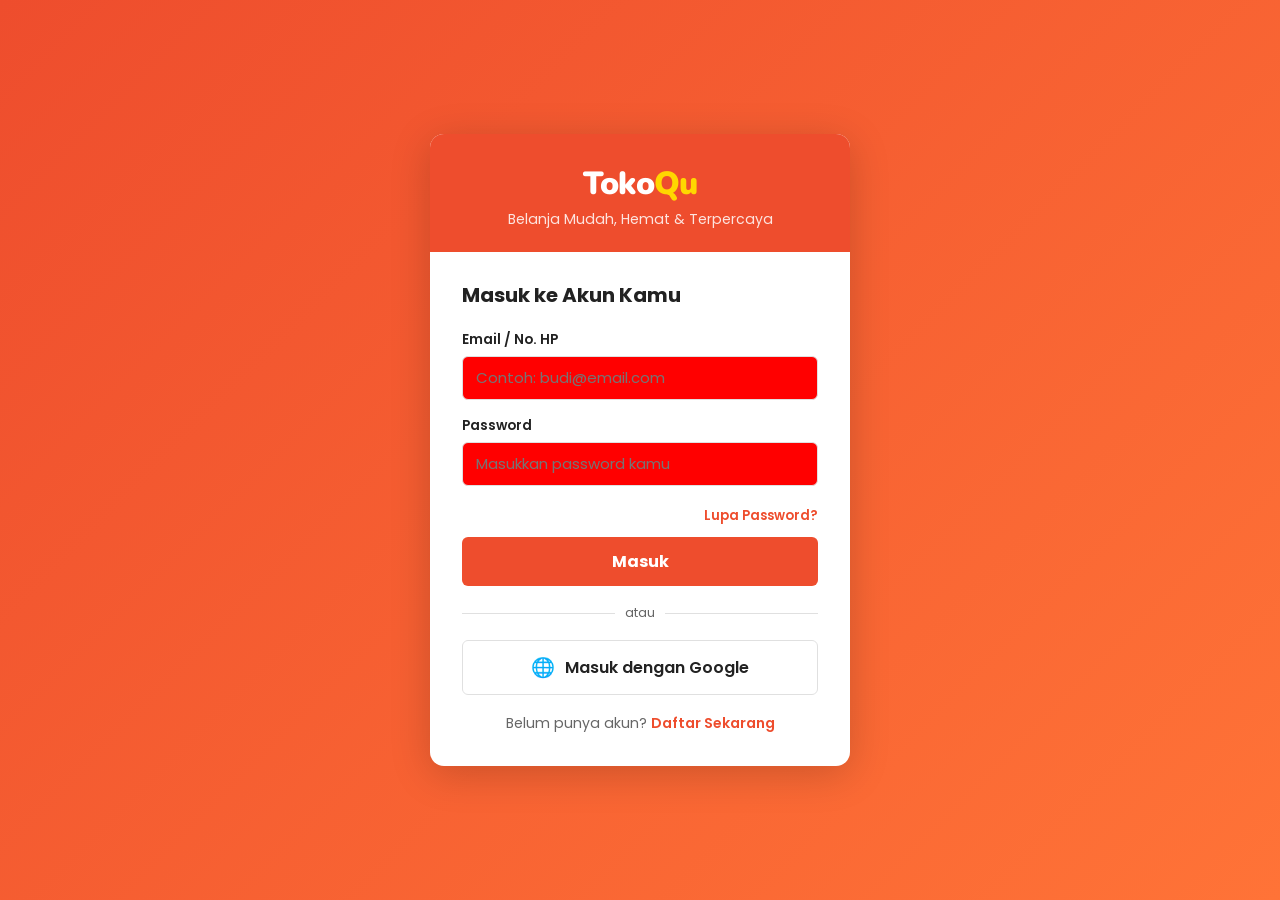
<file: login.html>
<!DOCTYPE html>
<html lang="id">
<head>
  <meta charset="UTF-8" />
  <meta name="viewport" content="width=device-width, initial-scale=1.0" />
  <title>Login – TokoQu</title>
  <link rel="stylesheet" href="style.css" />
</head>
<body>
  <div class="auth-bg">
    <div class="auth-container">

      <!-- Header Logo -->
      <div class="auth-header">
        <div class="logo">Toko<span>Qu</span></div>
        <p>Belanja Mudah, Hemat &amp; Terpercaya</p>
      </div>

      <!-- Form Login -->
      <div class="auth-body">
        <h2>Masuk ke Akun Kamu</h2>

        <form action="index.html" method="get">

          <div class="form-group">
            <label for="email">Email / No. HP</label>
            <input
              type="text"
              id="email"
              name="email"
              placeholder="Contoh: budi@email.com"
              required
            />
          </div>

          <div class="form-group">
            <label for="password">Password</label>
            <input
              type="password"
              id="password"
              name="password"
              placeholder="Masukkan password kamu"
              required
            />
          </div>

          <!-- Lupa Password -->
          <div style="text-align:right; margin-bottom:10px;">
            <a href="#" style="font-size:0.82rem; color:var(--primary); font-weight:600;">Lupa Password?</a>
          </div>

          <button type="submit" class="btn-primary">Masuk</button>

        </form>

        <!-- Divider -->
        <div style="display:flex; align-items:center; gap:10px; margin:18px 0;">
          <div style="flex:1; height:1px; background:var(--border);"></div>
          <span style="font-size:0.8rem; color:var(--text-light);">atau</span>
          <div style="flex:1; height:1px; background:var(--border);"></div>
        </div>

        <!-- Login dengan Google (dekoratif) -->
        <button class="btn-primary" style="background:var(--white); color:var(--text); border:1.5px solid var(--border); font-weight:600; display:flex; align-items:center; justify-content:center; gap:10px; margin-top:0;">
          <span style="font-size:1.2rem;">🌐</span> Masuk dengan Google
        </button>

        <div class="auth-footer">
          Belum punya akun? <a href="register.html">Daftar Sekarang</a>
        </div>
      </div>

    </div>
  </div>
</body>
</html>
</file>
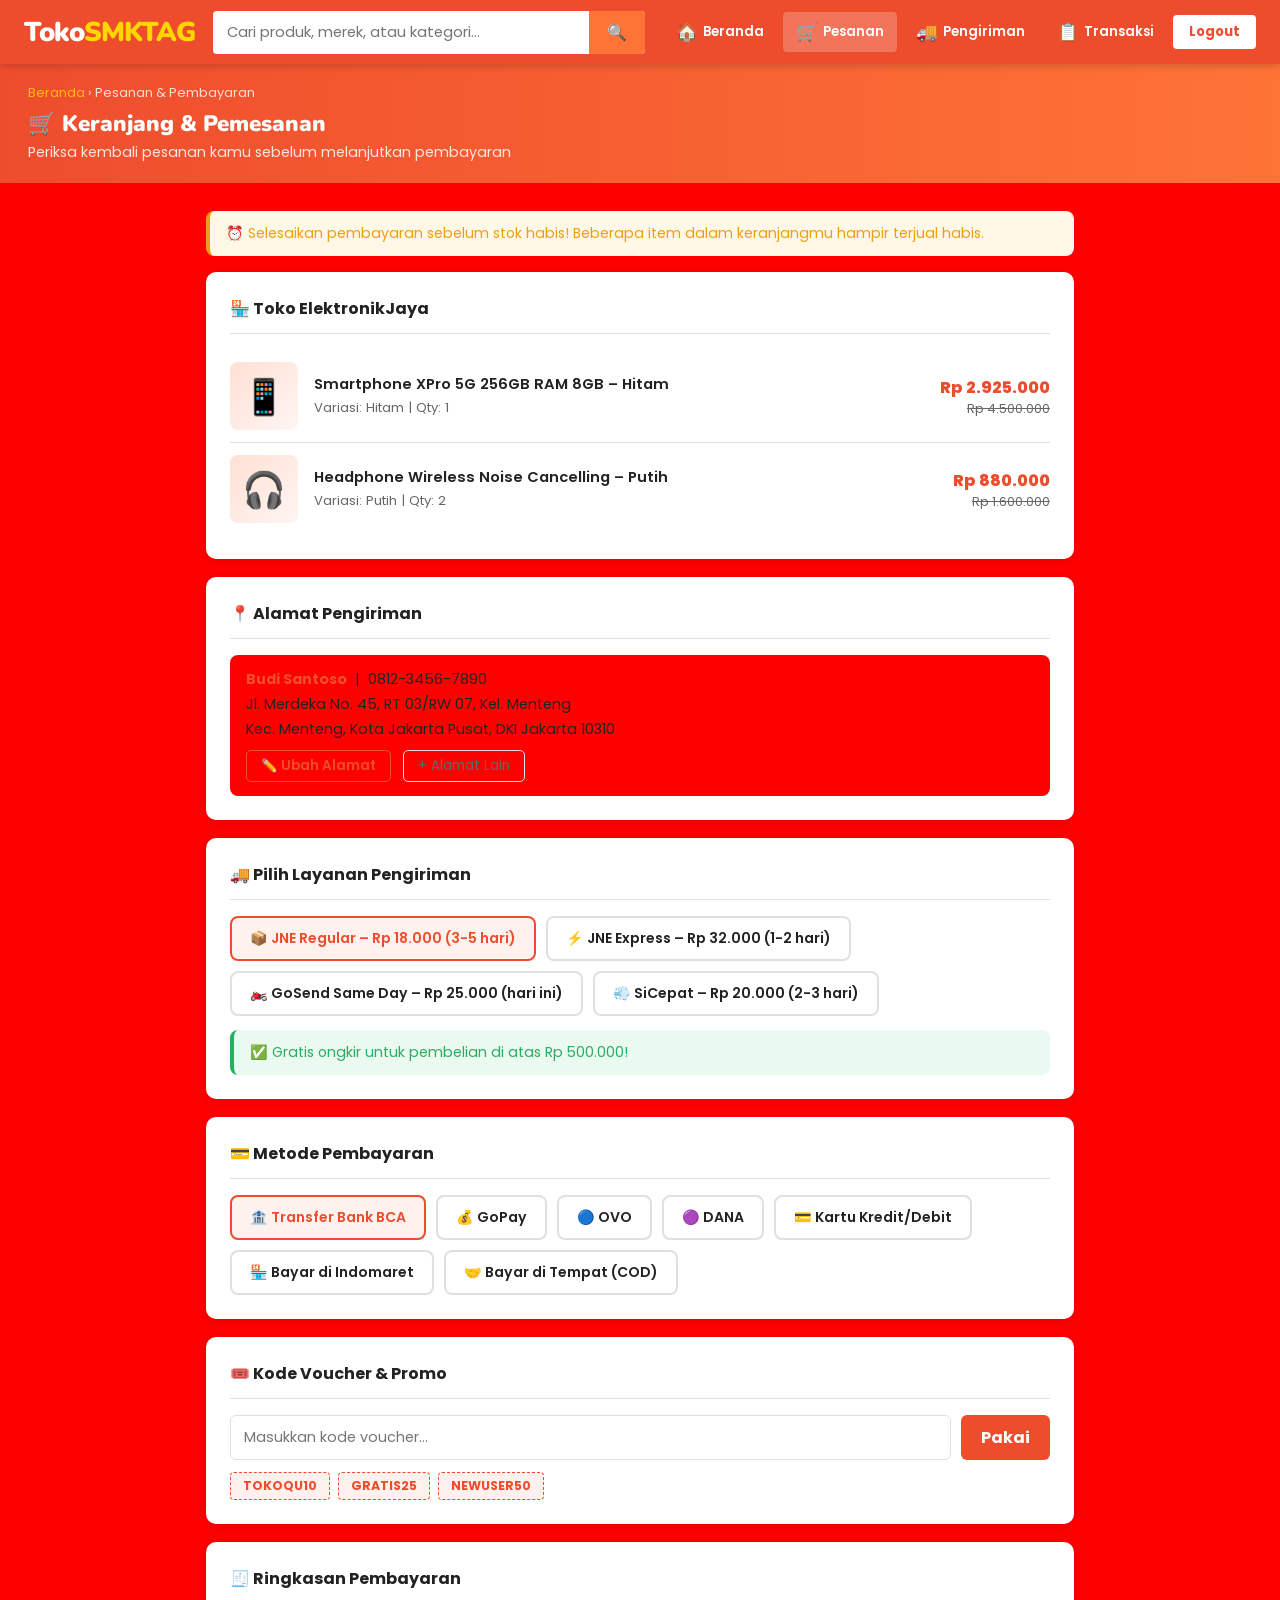
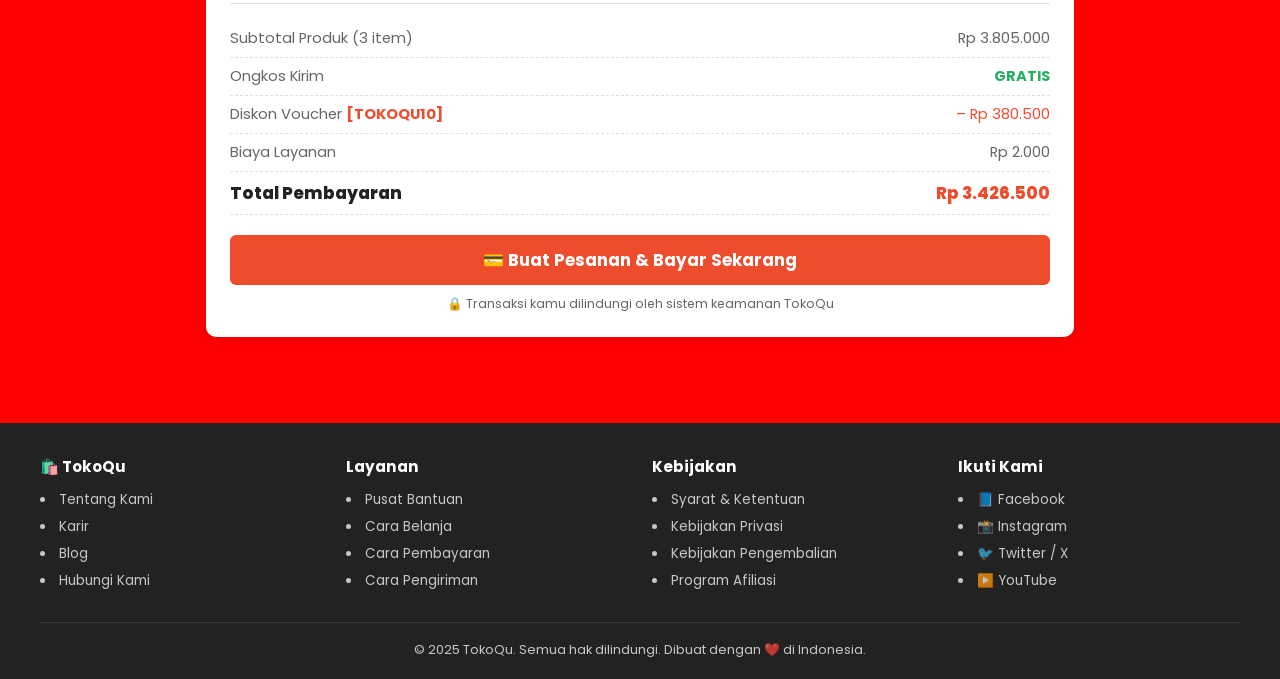
<file: order.html>
<!DOCTYPE html>
<html lang="id">
<head>
  <meta charset="UTF-8" />
  <meta name="viewport" content="width=device-width, initial-scale=1.0" />
  <title>TokoSMKTAG – Belanja Online Terpercaya</title>
  <link rel="stylesheet" href="style.css" />
</head>
<body>

  <!-- ===== NAVBAR ===== -->
  <nav class="navbar">
    <div class="navbar-logo">Toko<span>SMKTAG</span></div>
    
    <div class="navbar-search">
      <input type="text" placeholder="Cari produk, merek, atau kategori..." />
      <button>🔍</button>
    </div>

    <div class="navbar-links">
      <a href="index.html" class="nav-link"><span class="icon">🏠</span> Beranda</a>
      <a href="order.html" class="nav-link active"><span class="icon">🛒</span> Pesanan</a>
      <a href="shipping.html" class="nav-link"><span class="icon">🚚</span> Pengiriman</a>
      <a href="status.html" class="nav-link"><span class="icon">📋</span> Transaksi</a>
      <a href="login.html" class="btn-logout">Logout</a>
    </div>
  </nav>

  <!-- ===== PAGE HEADER ===== -->
  <div class="page-header">
    <div class="breadcrumb"><a href="index.html">Beranda</a> › Pesanan &amp; Pembayaran</div>
    <h2>🛒 Keranjang &amp; Pemesanan</h2>
    <p>Periksa kembali pesanan kamu sebelum melanjutkan pembayaran</p>
  </div>

  <div class="order-wrap">

    <!-- Alert -->
    <div class="alert alert-warning">
      ⏰ Selesaikan pembayaran sebelum stok habis! Beberapa item dalam keranjangmu hampir terjual habis.
    </div>

    <!-- ===== DAFTAR PRODUK ===== -->
    <div class="order-card">
      <h3>🏪 Toko ElektronikJaya</h3>

      <div class="order-item">
        <div class="order-item-img">📱</div>
        <div class="order-item-info">
          <div class="order-item-name">Smartphone XPro 5G 256GB RAM 8GB – Hitam</div>
          <div class="order-item-qty">Variasi: Hitam | Qty: 1</div>
        </div>
        <div style="text-align:right;">
          <div class="order-item-price">Rp 2.925.000</div>
          <div style="font-size:0.78rem; color:var(--text-light); text-decoration:line-through;">Rp 4.500.000</div>
        </div>
      </div>

      <div class="order-item">
        <div class="order-item-img">🎧</div>
        <div class="order-item-info">
          <div class="order-item-name">Headphone Wireless Noise Cancelling – Putih</div>
          <div class="order-item-qty">Variasi: Putih | Qty: 2</div>
        </div>
        <div style="text-align:right;">
          <div class="order-item-price">Rp 880.000</div>
          <div style="font-size:0.78rem; color:var(--text-light); text-decoration:line-through;">Rp 1.600.000</div>
        </div>
      </div>
    </div>

    <!-- ===== ALAMAT PENGIRIMAN ===== -->
    <div class="order-card">
      <h3>📍 Alamat Pengiriman</h3>
      <div class="address-box">
        <p><strong>Budi Santoso</strong> &nbsp;|&nbsp; 0812-3456-7890</p>
        <p>Jl. Merdeka No. 45, RT 03/RW 07, Kel. Menteng</p>
        <p>Kec. Menteng, Kota Jakarta Pusat, DKI Jakarta 10310</p>
        <div style="margin-top:10px;">
          <a href="#" style="font-size:0.83rem; color:var(--primary); font-weight:600; border:1.5px solid var(--primary); padding:5px 14px; border-radius:5px; display:inline-block;">✏️ Ubah Alamat</a>
          &nbsp;
          <a href="#" style="font-size:0.83rem; color:var(--text-light); padding:5px 14px; border-radius:5px; border:1.5px solid var(--border); display:inline-block;">+ Alamat Lain</a>
        </div>
      </div>
    </div>

    <!-- ===== OPSI PENGIRIMAN ===== -->
    <div class="order-card">
      <h3>🚚 Pilih Layanan Pengiriman</h3>
      <div class="payment-options">
        <div class="payment-opt selected">📦 JNE Regular – Rp 18.000 (3-5 hari)</div>
        <div class="payment-opt">⚡ JNE Express – Rp 32.000 (1-2 hari)</div>
        <div class="payment-opt">🏍️ GoSend Same Day – Rp 25.000 (hari ini)</div>
        <div class="payment-opt">💨 SiCepat – Rp 20.000 (2-3 hari)</div>
      </div>
      <div class="alert alert-success" style="margin-top:14px; margin-bottom:0;">
        ✅ Gratis ongkir untuk pembelian di atas Rp 500.000!
      </div>
    </div>

    <!-- ===== METODE PEMBAYARAN ===== -->
    <div class="order-card">
      <h3>💳 Metode Pembayaran</h3>
      <div class="payment-options">
        <div class="payment-opt selected">🏦 Transfer Bank BCA</div>
        <div class="payment-opt">💰 GoPay</div>
        <div class="payment-opt">🔵 OVO</div>
        <div class="payment-opt">🟣 DANA</div>
        <div class="payment-opt">💳 Kartu Kredit/Debit</div>
        <div class="payment-opt">🏪 Bayar di Indomaret</div>
        <div class="payment-opt">🤝 Bayar di Tempat (COD)</div>
      </div>
    </div>

    <!-- ===== VOUCHER ===== -->
    <div class="order-card">
      <h3>🎟️ Kode Voucher &amp; Promo</h3>
      <div style="display:flex; gap:10px;">
        <input
          type="text"
          placeholder="Masukkan kode voucher..."
          style="flex:1; border:1.5px solid var(--border); border-radius:6px; padding:10px 13px; font-size:0.9rem; outline:none;"
        />
        <button class="btn-primary" style="width:auto; padding:10px 20px; margin-top:0;">Pakai</button>
      </div>
      <div style="margin-top:12px; display:flex; flex-wrap:wrap; gap:8px;">
        <span style="background:var(--primary-light); color:var(--primary); font-size:0.78rem; font-weight:700; padding:4px 12px; border-radius:4px; border:1px dashed var(--primary);">TOKOQU10</span>
        <span style="background:var(--primary-light); color:var(--primary); font-size:0.78rem; font-weight:700; padding:4px 12px; border-radius:4px; border:1px dashed var(--primary);">GRATIS25</span>
        <span style="background:var(--primary-light); color:var(--primary); font-size:0.78rem; font-weight:700; padding:4px 12px; border-radius:4px; border:1px dashed var(--primary);">NEWUSER50</span>
      </div>
    </div>

    <!-- ===== RINGKASAN PEMBAYARAN ===== -->
    <div class="order-card">
      <h3>🧾 Ringkasan Pembayaran</h3>

      <div class="order-summary-row">
        <span>Subtotal Produk (3 item)</span>
        <span>Rp 3.805.000</span>
      </div>
      <div class="order-summary-row">
        <span>Ongkos Kirim</span>
        <span style="color:var(--success); font-weight:700;">GRATIS</span>
      </div>
      <div class="order-summary-row">
        <span>Diskon Voucher <strong style="color:var(--primary);">[TOKOQU10]</strong></span>
        <span style="color:var(--primary);">– Rp 380.500</span>
      </div>
      <div class="order-summary-row">
        <span>Biaya Layanan</span>
        <span>Rp 2.000</span>
      </div>
      <div class="order-summary-row total">
        <span>Total Pembayaran</span>
        <span>Rp 3.426.500</span>
      </div>

      <!-- Tombol Bayar -->
      <a href="shipping.html" class="btn-primary" style="margin-top:20px; font-size:1.05rem; display:block; text-align:center;">
        💳 Buat Pesanan &amp; Bayar Sekarang
      </a>

      <p style="text-align:center; font-size:0.78rem; color:var(--text-light); margin-top:10px;">
        🔒 Transaksi kamu dilindungi oleh sistem keamanan TokoQu
      </p>
    </div>

  </div><!-- /order-wrap -->

  <!-- ===== FOOTER ===== -->
  <footer class="footer">
    <div class="footer-grid">
      <div class="footer-col">
        <h4>🛍️ TokoQu</h4>
        <li>Tentang Kami</li>
        <li>Karir</li>
        <li>Blog</li>
        <li>Hubungi Kami</li>
      </div>
      <div class="footer-col">
        <h4>Layanan</h4>
        <li>Pusat Bantuan</li>
        <li>Cara Belanja</li>
        <li>Cara Pembayaran</li>
        <li>Cara Pengiriman</li>
      </div>
      <div class="footer-col">
        <h4>Kebijakan</h4>
        <li>Syarat &amp; Ketentuan</li>
        <li>Kebijakan Privasi</li>
        <li>Kebijakan Pengembalian</li>
        <li>Program Afiliasi</li>
      </div>
      <div class="footer-col">
        <h4>Ikuti Kami</h4>
        <li>📘 Facebook</li>
        <li>📸 Instagram</li>
        <li>🐦 Twitter / X</li>
        <li>▶️ YouTube</li>
      </div>
    </div>
    <div class="footer-bottom">
      &copy; 2025 TokoQu. Semua hak dilindungi. Dibuat dengan ❤️ di Indonesia.
    </div>
  </footer>

</body>
</html>
</file>
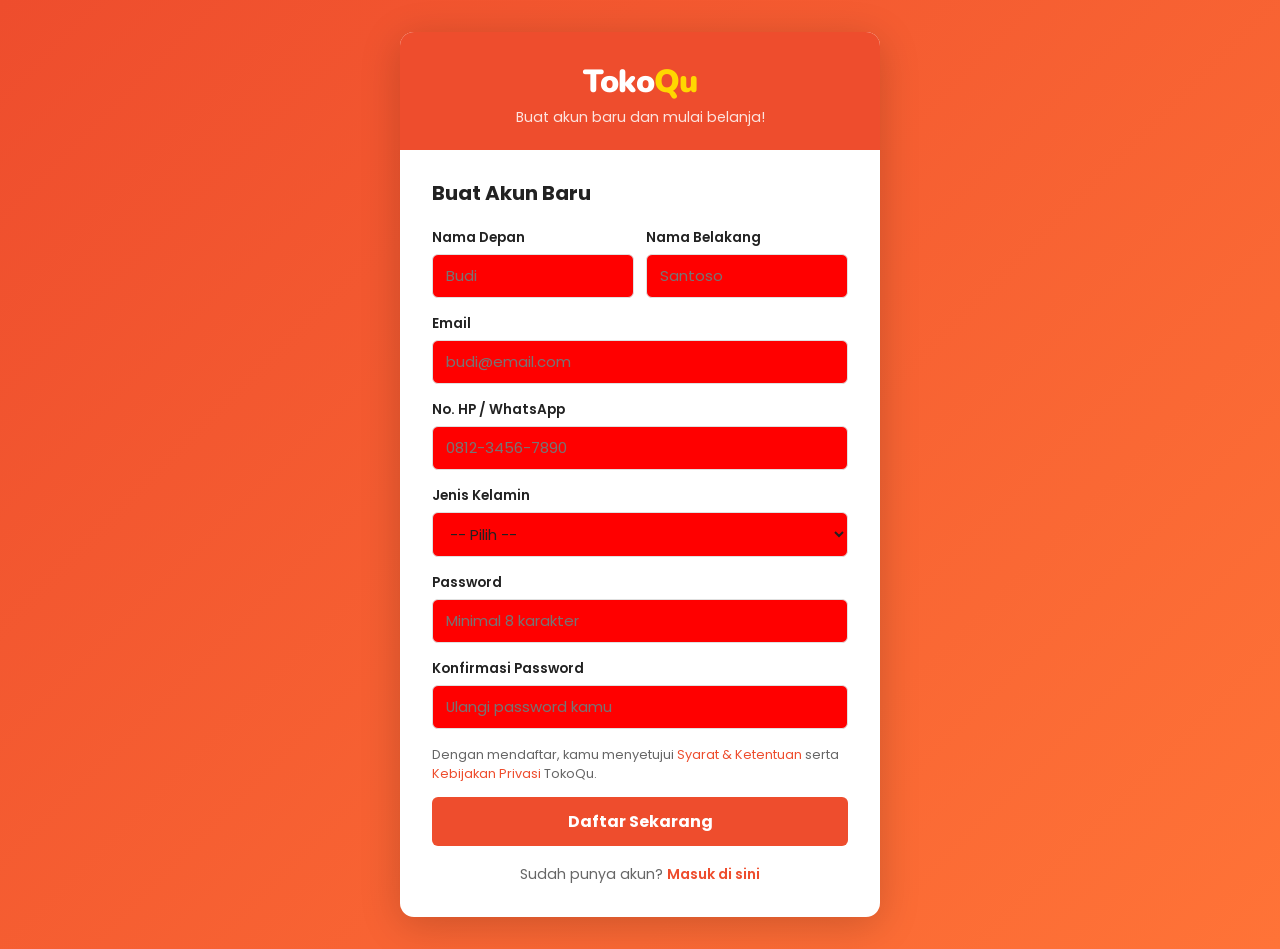
<file: register.html>
<!DOCTYPE html>
<html lang="id">
<head>
  <meta charset="UTF-8" />
  <meta name="viewport" content="width=device-width, initial-scale=1.0" />
  <title>Daftar – TokoQu</title>
  <link rel="stylesheet" href="style.css" />
</head>
<body>
  <div class="auth-bg">
    <div class="auth-container" style="max-width:480px;">

      <!-- Header Logo -->
      <div class="auth-header">
        <div class="logo">Toko<span>Qu</span></div>
        <p>Buat akun baru dan mulai belanja!</p>
      </div>

      <!-- Form Register -->
      <div class="auth-body">
        <h2>Buat Akun Baru</h2>

        <form action="login.html" method="get">

          <div class="form-row">
            <div class="form-group">
              <label for="fname">Nama Depan</label>
              <input type="text" id="fname" placeholder="Budi" required />
            </div>
            <div class="form-group">
              <label for="lname">Nama Belakang</label>
              <input type="text" id="lname" placeholder="Santoso" required />
            </div>
          </div>

          <div class="form-group">
            <label for="reg-email">Email</label>
            <input type="email" id="reg-email" placeholder="budi@email.com" required />
          </div>

          <div class="form-group">
            <label for="phone">No. HP / WhatsApp</label>
            <input type="tel" id="phone" placeholder="0812-3456-7890" required />
          </div>

          <div class="form-group">
            <label for="gender">Jenis Kelamin</label>
            <select id="gender">
              <option value="">-- Pilih --</option>
              <option>Laki-laki</option>
              <option>Perempuan</option>
            </select>
          </div>

          <div class="form-group">
            <label for="reg-pass">Password</label>
            <input type="password" id="reg-pass" placeholder="Minimal 8 karakter" required />
          </div>

          <div class="form-group">
            <label for="reg-pass2">Konfirmasi Password</label>
            <input type="password" id="reg-pass2" placeholder="Ulangi password kamu" required />
          </div>

          <!-- Syarat & Ketentuan -->
          <div style="font-size:0.8rem; color:var(--text-light); margin-bottom:14px; line-height:1.5;">
            Dengan mendaftar, kamu menyetujui
            <a href="#" style="color:var(--primary);">Syarat &amp; Ketentuan</a>
            serta
            <a href="#" style="color:var(--primary);">Kebijakan Privasi</a> TokoQu.
          </div>

          <button type="submit" class="btn-primary">Daftar Sekarang</button>

        </form>

        <div class="auth-footer">
          Sudah punya akun? <a href="login.html">Masuk di sini</a>
        </div>
      </div>

    </div>
  </div>
</body>
</html>
</file>
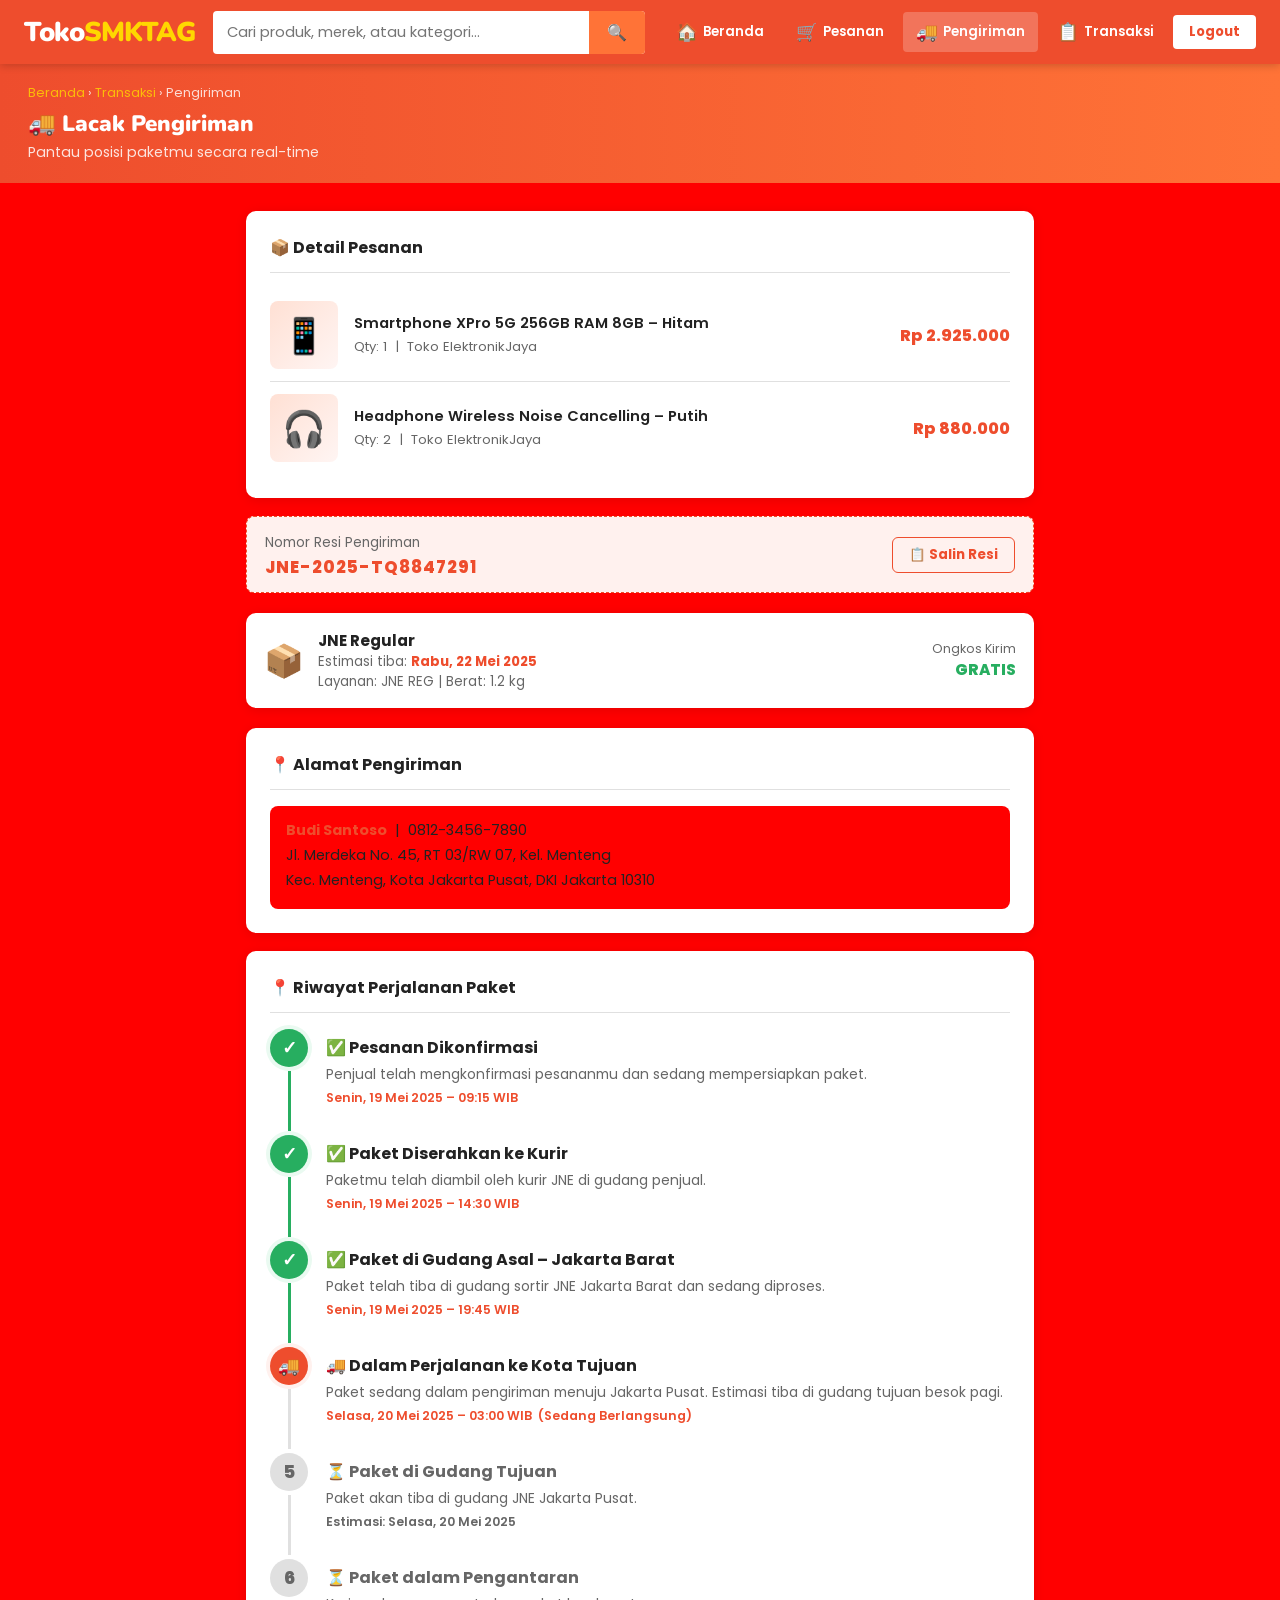
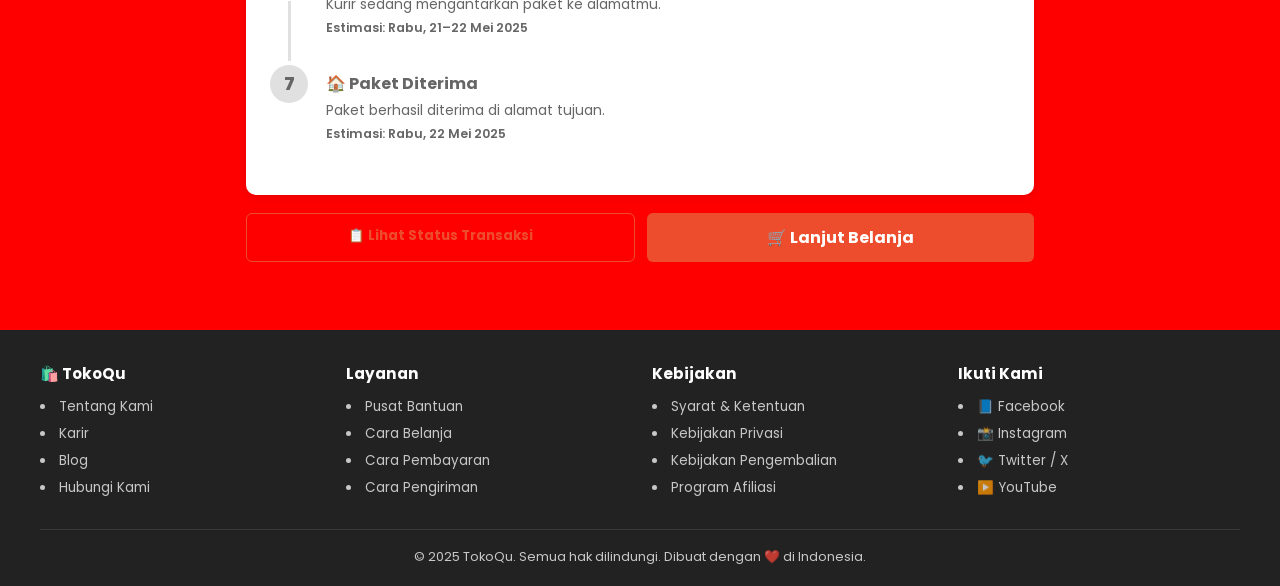
<file: shipping.html>
<!DOCTYPE html>
<html lang="id">
<head>
  <meta charset="UTF-8" />
  <meta name="viewport" content="width=device-width, initial-scale=1.0" />
  <title>TokoSMKTAG – Belanja Online Terpercaya</title>
  <link rel="stylesheet" href="style.css" />
</head>
<body>

  <!-- ===== NAVBAR ===== -->
  <nav class="navbar">
    <div class="navbar-logo">Toko<span>SMKTAG</span></div>

    <div class="navbar-search">
      <input type="text" placeholder="Cari produk, merek, atau kategori..." />
      <button>🔍</button>
    </div>

    <div class="navbar-links">
      <a href="index.html" class="nav-link"><span class="icon">🏠</span> Beranda</a>
      <a href="order.html" class="nav-link"><span class="icon">🛒</span> Pesanan</a>
      <a href="shipping.html" class="nav-link active"><span class="icon">🚚</span> Pengiriman</a>
      <a href="status.html" class="nav-link"><span class="icon">📋</span> Transaksi</a>
      <a href="login.html" class="btn-logout">Logout</a>
    </div>
  </nav>

  <!-- ===== PAGE HEADER ===== -->
  <div class="page-header">
    <div class="breadcrumb"><a href="index.html">Beranda</a> › <a href="status.html">Transaksi</a> › Pengiriman</div>
    <h2>🚚 Lacak Pengiriman</h2>
    <p>Pantau posisi paketmu secara real-time</p>
  </div>

  <div class="shipping-wrap">

    <!-- ===== INFO PESANAN ===== -->
    <div class="order-card">
      <h3>📦 Detail Pesanan</h3>

      <div class="order-item">
        <div class="order-item-img">📱</div>
        <div class="order-item-info">
          <div class="order-item-name">Smartphone XPro 5G 256GB RAM 8GB – Hitam</div>
          <div class="order-item-qty">Qty: 1 &nbsp;|&nbsp; Toko ElektronikJaya</div>
        </div>
        <div class="order-item-price">Rp 2.925.000</div>
      </div>

      <div class="order-item">
        <div class="order-item-img">🎧</div>
        <div class="order-item-info">
          <div class="order-item-name">Headphone Wireless Noise Cancelling – Putih</div>
          <div class="order-item-qty">Qty: 2 &nbsp;|&nbsp; Toko ElektronikJaya</div>
        </div>
        <div class="order-item-price">Rp 880.000</div>
      </div>
    </div>

    <!-- ===== NOMOR RESI ===== -->
    <div class="tracking-id">
      <div>
        <span>Nomor Resi Pengiriman</span><br/>
        <strong>JNE-2025-TQ8847291</strong>
      </div>
      <button class="btn-detail" style="border-color:var(--primary); color:var(--primary);">📋 Salin Resi</button>
    </div>

    <!-- ===== INFO KURIR ===== -->
    <div class="courier-info">
      <div class="courier-icon">📦</div>
      <div class="courier-detail">
        <h4>JNE Regular</h4>
        <p>Estimasi tiba: <strong style="color:var(--primary);">Rabu, 22 Mei 2025</strong></p>
        <p>Layanan: JNE REG | Berat: 1.2 kg</p>
      </div>
      <div style="margin-left:auto; text-align:right;">
        <div style="font-size:0.78rem; color:var(--text-light);">Ongkos Kirim</div>
        <div style="font-weight:800; color:var(--success); font-size:0.95rem;">GRATIS</div>
      </div>
    </div>

    <!-- ===== ALAMAT ===== -->
    <div class="order-card">
      <h3>📍 Alamat Pengiriman</h3>
      <div class="address-box">
        <p><strong>Budi Santoso</strong> &nbsp;|&nbsp; 0812-3456-7890</p>
        <p>Jl. Merdeka No. 45, RT 03/RW 07, Kel. Menteng</p>
        <p>Kec. Menteng, Kota Jakarta Pusat, DKI Jakarta 10310</p>
      </div>
    </div>

    <!-- ===== TIMELINE PENGIRIMAN ===== -->
    <div class="order-card">
      <h3>📍 Riwayat Perjalanan Paket</h3>

      <!-- Step 1 - Selesai -->
      <div class="shipping-step">
        <div class="step-line">
          <div class="step-dot done">✓</div>
          <div class="step-connector done"></div>
        </div>
        <div class="step-content">
          <h4>✅ Pesanan Dikonfirmasi</h4>
          <p>Penjual telah mengkonfirmasi pesananmu dan sedang mempersiapkan paket.</p>
          <div class="step-time">Senin, 19 Mei 2025 – 09:15 WIB</div>
        </div>
      </div>

      <!-- Step 2 - Selesai -->
      <div class="shipping-step">
        <div class="step-line">
          <div class="step-dot done">✓</div>
          <div class="step-connector done"></div>
        </div>
        <div class="step-content">
          <h4>✅ Paket Diserahkan ke Kurir</h4>
          <p>Paketmu telah diambil oleh kurir JNE di gudang penjual.</p>
          <div class="step-time">Senin, 19 Mei 2025 – 14:30 WIB</div>
        </div>
      </div>

      <!-- Step 3 - Selesai -->
      <div class="shipping-step">
        <div class="step-line">
          <div class="step-dot done">✓</div>
          <div class="step-connector done"></div>
        </div>
        <div class="step-content">
          <h4>✅ Paket di Gudang Asal – Jakarta Barat</h4>
          <p>Paket telah tiba di gudang sortir JNE Jakarta Barat dan sedang diproses.</p>
          <div class="step-time">Senin, 19 Mei 2025 – 19:45 WIB</div>
        </div>
      </div>

      <!-- Step 4 - Aktif -->
      <div class="shipping-step">
        <div class="step-line">
          <div class="step-dot">🚚</div>
          <div class="step-connector"></div>
        </div>
        <div class="step-content">
          <h4>🚚 Dalam Perjalanan ke Kota Tujuan</h4>
          <p>Paket sedang dalam pengiriman menuju Jakarta Pusat. Estimasi tiba di gudang tujuan besok pagi.</p>
          <div class="step-time">Selasa, 20 Mei 2025 – 03:00 WIB &nbsp;(Sedang Berlangsung)</div>
        </div>
      </div>

      <!-- Step 5 - Pending -->
      <div class="shipping-step">
        <div class="step-line">
          <div class="step-dot pending">5</div>
          <div class="step-connector"></div>
        </div>
        <div class="step-content">
          <h4 style="color:var(--text-light);">⏳ Paket di Gudang Tujuan</h4>
          <p style="color:var(--text-light);">Paket akan tiba di gudang JNE Jakarta Pusat.</p>
          <div class="step-time" style="color:var(--text-light);">Estimasi: Selasa, 20 Mei 2025</div>
        </div>
      </div>

      <!-- Step 6 - Pending -->
      <div class="shipping-step">
        <div class="step-line">
          <div class="step-dot pending">6</div>
          <div class="step-connector"></div>
        </div>
        <div class="step-content">
          <h4 style="color:var(--text-light);">⏳ Paket dalam Pengantaran</h4>
          <p style="color:var(--text-light);">Kurir sedang mengantarkan paket ke alamatmu.</p>
          <div class="step-time" style="color:var(--text-light);">Estimasi: Rabu, 21–22 Mei 2025</div>
        </div>
      </div>

      <!-- Step 7 - Pending -->
      <div class="shipping-step">
        <div class="step-line">
          <div class="step-dot pending">7</div>
          <div class="step-connector" style="display:none;"></div>
        </div>
        <div class="step-content">
          <h4 style="color:var(--text-light);">🏠 Paket Diterima</h4>
          <p style="color:var(--text-light);">Paket berhasil diterima di alamat tujuan.</p>
          <div class="step-time" style="color:var(--text-light);">Estimasi: Rabu, 22 Mei 2025</div>
        </div>
      </div>

    </div>

    <!-- ===== TOMBOL AKSI ===== -->
    <div style="display:flex; gap:12px; flex-wrap:wrap; margin-top:4px;">
      <a href="status.html" class="btn-detail" style="flex:1; text-align:center; padding:12px;">📋 Lihat Status Transaksi</a>
      <a href="index.html" class="btn-primary" style="flex:1; text-align:center; margin-top:0; padding:12px;">🛒 Lanjut Belanja</a>
    </div>

  </div><!-- /shipping-wrap -->

  <!-- ===== FOOTER ===== -->
  <footer class="footer">
    <div class="footer-grid">
      <div class="footer-col">
        <h4>🛍️ TokoQu</h4>
        <li>Tentang Kami</li>
        <li>Karir</li>
        <li>Blog</li>
        <li>Hubungi Kami</li>
      </div>
      <div class="footer-col">
        <h4>Layanan</h4>
        <li>Pusat Bantuan</li>
        <li>Cara Belanja</li>
        <li>Cara Pembayaran</li>
        <li>Cara Pengiriman</li>
      </div>
      <div class="footer-col">
        <h4>Kebijakan</h4>
        <li>Syarat &amp; Ketentuan</li>
        <li>Kebijakan Privasi</li>
        <li>Kebijakan Pengembalian</li>
        <li>Program Afiliasi</li>
      </div>
      <div class="footer-col">
        <h4>Ikuti Kami</h4>
        <li>📘 Facebook</li>
        <li>📸 Instagram</li>
        <li>🐦 Twitter / X</li>
        <li>▶️ YouTube</li>
      </div>
    </div>
    <div class="footer-bottom">
      &copy; 2025 TokoQu. Semua hak dilindungi. Dibuat dengan ❤️ di Indonesia.
    </div>
  </footer>

</body>
</html>
</file>
<file: style.css>
/* =============================================
   TOKOQU - Online Shop CSS
   File: style.css
   ============================================= */

@import url('https://fonts.googleapis.com/css2?family=Nunito:wght@400;600;700;800;900&family=Poppins:wght@400;500;600;700&display=swap');

/* ---- CSS Variables ---- */
:root {
  --primary: #ee4d2d;
  --primary-dark: #c73e24;
  --primary-light: #fff1ee;
  --secondary: #ff7337;
  --accent: #ffd700;
  --bg: #ff0000;
  --white: #ffffff;
  --text: #222222;
  --text-light: #666666;
  --border: #e0e0e0;
  --success: #27ae60;
  --warning: #f39c12;
  --info: #2980b9;
  --shadow: 0 2px 12px rgba(0,0,0,0.10);
  --radius: 10px;
  --nav-h: 64px;
}

/* ---- Reset ---- */
*, *::before, *::after { box-sizing: border-box; margin: 0; padding: 0; }

body {
  font-family: 'Poppins', sans-serif;
  background: var(--bg);
  color: var(--text);
  min-height: 100vh;
}

a { text-decoration: none; color: inherit; }
ul { list-style: none; }
img { max-width: 100%; display: block; }
input, button, select, textarea { font-family: inherit; }

/* =============================================
   NAVBAR
   ============================================= */
.navbar {
  position: sticky;
  top: 0;
  z-index: 100;
  background: var(--primary);
  height: var(--nav-h);
  display: flex;
  align-items: center;
  padding: 0 24px;
  gap: 18px;
  box-shadow: 0 2px 8px rgba(0,0,0,0.18);
}

.navbar-logo {
  font-family: 'Nunito', sans-serif;
  font-size: 1.7rem;
  font-weight: 900;
  color: var(--white);
  letter-spacing: -1px;
  white-space: nowrap;
}

.navbar-logo span {
  color: var(--accent);
}

.navbar-search {
  flex: 1;
  display: flex;
  align-items: center;
  background: var(--white);
  border-radius: 4px;
  overflow: hidden;
  max-width: 560px;
}

.navbar-search input {
  flex: 1;
  border: none;
  outline: none;
  padding: 9px 14px;
  font-size: 0.92rem;
  color: var(--text);
  background: transparent;
}

.navbar-search button {
  background: var(--secondary);
  border: none;
  color: var(--white);
  padding: 9px 18px;
  cursor: pointer;
  font-size: 1rem;
  transition: background 0.2s;
}

.navbar-search button:hover { background: var(--primary-dark); }

.navbar-links {
  display: flex;
  align-items: center;
  gap: 6px;
  margin-left: auto;
}

.nav-link {
  color: var(--white);
  font-size: 0.82rem;
  font-weight: 600;
  padding: 7px 13px;
  border-radius: 4px;
  transition: background 0.18s;
  white-space: nowrap;
  display: flex;
  align-items: center;
  gap: 5px;
}

.nav-link:hover { background: rgba(255,255,255,0.18); }
.nav-link.active { background: rgba(255,255,255,0.22); }

.nav-link .icon { font-size: 1.1rem; }

.btn-logout {
  background: var(--white);
  color: var(--primary);
  font-size: 0.82rem;
  font-weight: 700;
  padding: 7px 16px;
  border-radius: 4px;
  border: none;
  cursor: pointer;
  transition: background 0.18s, color 0.18s;
  display: inline-block;
}

.btn-logout:hover { background: var(--accent); color: var(--primary-dark); }

/* =============================================
   AUTH PAGES (Login & Register)
   ============================================= */
.auth-bg {
  min-height: 100vh;
  background: linear-gradient(135deg, var(--primary) 0%, var(--secondary) 100%);
  display: flex;
  align-items: center;
  justify-content: center;
  padding: 32px 16px;
}

.auth-container {
  background: var(--white);
  border-radius: 14px;
  box-shadow: 0 8px 40px rgba(0,0,0,0.18);
  width: 100%;
  max-width: 420px;
  overflow: hidden;
}

.auth-header {
  background: var(--primary);
  padding: 28px 32px 22px;
  text-align: center;
}

.auth-header .logo {
  font-family: 'Nunito', sans-serif;
  font-size: 2rem;
  font-weight: 900;
  color: var(--white);
  letter-spacing: -1px;
}

.auth-header .logo span { color: var(--accent); }

.auth-header p {
  color: rgba(255,255,255,0.85);
  font-size: 0.88rem;
  margin-top: 4px;
}

.auth-body { padding: 28px 32px 32px; }

.auth-body h2 {
  font-size: 1.25rem;
  font-weight: 700;
  color: var(--text);
  margin-bottom: 20px;
}

.form-group { margin-bottom: 16px; }

.form-group label {
  display: block;
  font-size: 0.85rem;
  font-weight: 600;
  color: var(--text);
  margin-bottom: 6px;
}

.form-group input,
.form-group select {
  width: 100%;
  border: 1.5px solid var(--border);
  border-radius: 6px;
  padding: 10px 13px;
  font-size: 0.93rem;
  color: var(--text);
  outline: none;
  transition: border-color 0.2s;
  background: var(--bg);
}

.form-group input:focus,
.form-group select:focus {
  border-color: var(--primary);
  background: var(--white);
}

.btn-primary {
  width: 100%;
  background: var(--primary);
  color: var(--white);
  border: none;
  border-radius: 6px;
  padding: 12px;
  font-size: 1rem;
  font-weight: 700;
  cursor: pointer;
  transition: background 0.2s, transform 0.1s;
  margin-top: 8px;
  display: block;
  text-align: center;
}

.btn-primary:hover { background: var(--primary-dark); transform: translateY(-1px); }

.auth-footer {
  text-align: center;
  margin-top: 18px;
  font-size: 0.88rem;
  color: var(--text-light);
}

.auth-footer a { color: var(--primary); font-weight: 600; }
.auth-footer a:hover { text-decoration: underline; }

.form-row { display: flex; gap: 12px; }
.form-row .form-group { flex: 1; }

/* =============================================
   BANNER / HERO
   ============================================= */
.banner {
  background: linear-gradient(120deg, var(--primary) 0%, var(--secondary) 100%);
  padding: 32px 32px 28px;
  display: flex;
  align-items: center;
  gap: 28px;
  margin-bottom: 0;
}

.banner-text h1 {
  font-family: 'Nunito', sans-serif;
  font-size: 2rem;
  font-weight: 900;
  color: var(--white);
  line-height: 1.2;
}

.banner-text p {
  color: rgba(255,255,255,0.88);
  margin-top: 8px;
  font-size: 0.98rem;
}

.banner-text .btn-banner {
  display: inline-block;
  margin-top: 16px;
  background: var(--accent);
  color: var(--primary-dark);
  font-weight: 800;
  font-family: 'Nunito', sans-serif;
  font-size: 1rem;
  padding: 10px 26px;
  border-radius: 24px;
  border: none;
  cursor: pointer;
  transition: background 0.2s, transform 0.15s;
}

.banner-text .btn-banner:hover { background: #ffe033; transform: scale(1.04); }

.banner-img {
  font-size: 7rem;
  flex-shrink: 0;
  margin-left: auto;
}

/* =============================================
   CATEGORY BAR
   ============================================= */
.category-bar {
  background: var(--white);
  padding: 16px 24px;
  display: flex;
  gap: 8px;
  flex-wrap: wrap;
  border-bottom: 1px solid var(--border);
}

.cat-btn {
  background: var(--bg);
  border: 1.5px solid var(--border);
  border-radius: 20px;
  padding: 6px 16px;
  font-size: 0.82rem;
  font-weight: 600;
  color: var(--text);
  cursor: pointer;
  transition: all 0.18s;
  display: inline-block;
}

.cat-btn:hover, .cat-btn.active {
  background: var(--primary-light);
  border-color: var(--primary);
  color: var(--primary);
}

/* =============================================
   MAIN LAYOUT
   ============================================= */
.main-wrap {
  max-width: 1200px;
  margin: 0 auto;
  padding: 24px 16px;
}

.section-title {
  font-family: 'Nunito', sans-serif;
  font-size: 1.25rem;
  font-weight: 800;
  color: var(--text);
  margin-bottom: 16px;
  display: flex;
  align-items: center;
  gap: 8px;
}

.section-title::before {
  content: '';
  width: 4px;
  height: 20px;
  background: var(--primary);
  border-radius: 2px;
  display: inline-block;
}

/* =============================================
   PRODUCT GRID
   ============================================= */
.product-grid {
  display: grid;
  grid-template-columns: repeat(auto-fill, minmax(190px, 1fr));
  gap: 14px;
}

.product-card {
  background: var(--white);
  border-radius: var(--radius);
  box-shadow: var(--shadow);
  overflow: hidden;
  transition: box-shadow 0.2s, transform 0.18s;
  display: flex;
  flex-direction: column;
}

.product-card:hover {
  box-shadow: 0 6px 24px rgba(238,77,45,0.15);
  transform: translateY(-4px);
}

.product-img {
  width: 100%;
  aspect-ratio: 1/1;
  object-fit: cover;
  background: linear-gradient(135deg, #ffe0d4 0%, #fff5f3 100%);
  display: flex;
  align-items: center;
  justify-content: center;
  font-size: 4.5rem;
}

.product-info { padding: 12px; flex: 1; display: flex; flex-direction: column; }

.product-name {
  font-size: 0.88rem;
  font-weight: 600;
  color: var(--text);
  margin-bottom: 6px;
  line-height: 1.35;
  min-height: 2.5em;
}

.product-price {
  font-size: 1.05rem;
  font-weight: 800;
  color: var(--primary);
  margin-bottom: 4px;
}

.product-old-price {
  font-size: 0.78rem;
  color: var(--text-light);
  text-decoration: line-through;
  margin-bottom: 4px;
}

.product-badge {
  display: inline-block;
  background: var(--primary-light);
  color: var(--primary);
  font-size: 0.72rem;
  font-weight: 700;
  padding: 2px 8px;
  border-radius: 3px;
  margin-bottom: 8px;
}

.product-sold {
  font-size: 0.76rem;
  color: var(--text-light);
  margin-top: auto;
  padding-top: 6px;
  border-top: 1px solid var(--border);
}

.btn-buy {
  display: block;
  width: 100%;
  background: var(--primary);
  color: var(--white);
  border: none;
  border-radius: 6px;
  padding: 8px;
  font-size: 0.85rem;
  font-weight: 700;
  cursor: pointer;
  text-align: center;
  margin-top: 10px;
  transition: background 0.18s;
}

.btn-buy:hover { background: var(--primary-dark); }

/* =============================================
   ORDER PAGE
   ============================================= */
.order-wrap {
  max-width: 900px;
  margin: 0 auto;
  padding: 28px 16px;
}

.order-card {
  background: var(--white);
  border-radius: var(--radius);
  box-shadow: var(--shadow);
  padding: 24px;
  margin-bottom: 18px;
}

.order-card h3 {
  font-size: 1rem;
  font-weight: 700;
  color: var(--text);
  padding-bottom: 12px;
  border-bottom: 1.5px solid var(--border);
  margin-bottom: 16px;
  display: flex;
  align-items: center;
  gap: 8px;
}

.order-item {
  display: flex;
  align-items: center;
  gap: 16px;
  padding: 12px 0;
  border-bottom: 1px solid var(--border);
}

.order-item:last-child { border-bottom: none; }

.order-item-img {
  width: 68px;
  height: 68px;
  border-radius: 8px;
  background: linear-gradient(135deg, #ffe0d4 0%, #fff5f3 100%);
  display: flex;
  align-items: center;
  justify-content: center;
  font-size: 2.2rem;
  flex-shrink: 0;
}

.order-item-info { flex: 1; }

.order-item-name { font-size: 0.92rem; font-weight: 600; margin-bottom: 3px; }

.order-item-price { font-size: 1rem; font-weight: 800; color: var(--primary); }

.order-item-qty { font-size: 0.82rem; color: var(--text-light); }

.order-summary-row {
  display: flex;
  justify-content: space-between;
  align-items: center;
  padding: 8px 0;
  font-size: 0.92rem;
  color: var(--text-light);
  border-bottom: 1px dashed var(--border);
}

.order-summary-row:last-child { border-bottom: none; }

.order-summary-row.total {
  font-size: 1.05rem;
  font-weight: 800;
  color: var(--text);
}

.order-summary-row.total span:last-child { color: var(--primary); }

.address-box {
  background: var(--bg);
  border-radius: 8px;
  padding: 14px 16px;
  margin-bottom: 0;
}

.address-box p { font-size: 0.9rem; margin-bottom: 4px; }
.address-box strong { color: var(--primary); }

.payment-options { display: flex; flex-wrap: wrap; gap: 10px; }

.payment-opt {
  border: 2px solid var(--border);
  border-radius: 8px;
  padding: 10px 18px;
  font-size: 0.88rem;
  font-weight: 600;
  cursor: pointer;
  transition: border-color 0.18s, background 0.18s;
  display: flex;
  align-items: center;
  gap: 6px;
}

.payment-opt:hover, .payment-opt.selected {
  border-color: var(--primary);
  background: var(--primary-light);
  color: var(--primary);
}

/* =============================================
   SHIPPING PAGE
   ============================================= */
.shipping-wrap {
  max-width: 820px;
  margin: 0 auto;
  padding: 28px 16px;
}

.shipping-step {
  display: flex;
  gap: 18px;
  margin-bottom: 0;
}

.step-line {
  display: flex;
  flex-direction: column;
  align-items: center;
  flex-shrink: 0;
}

.step-dot {
  width: 38px;
  height: 38px;
  border-radius: 50%;
  background: var(--primary);
  color: var(--white);
  display: flex;
  align-items: center;
  justify-content: center;
  font-size: 1.1rem;
  font-weight: 800;
  flex-shrink: 0;
  box-shadow: 0 0 0 4px var(--primary-light);
  z-index: 1;
}

.step-dot.done { background: var(--success); box-shadow: 0 0 0 4px #eafaf1; }
.step-dot.pending { background: var(--border); color: var(--text-light); box-shadow: none; }

.step-connector {
  width: 3px;
  flex: 1;
  background: var(--border);
  min-height: 38px;
  margin: 4px 0;
}

.step-connector.done { background: var(--success); }

.step-content {
  padding-bottom: 28px;
  flex: 1;
}

.step-content h4 {
  font-size: 1rem;
  font-weight: 700;
  color: var(--text);
  margin-bottom: 4px;
  margin-top: 6px;
}

.step-content p { font-size: 0.87rem; color: var(--text-light); }
.step-content .step-time {
  font-size: 0.78rem;
  color: var(--primary);
  font-weight: 600;
  margin-top: 4px;
}

.tracking-id {
  background: var(--primary-light);
  border: 1.5px dashed var(--primary);
  border-radius: 8px;
  padding: 12px 18px;
  margin-bottom: 20px;
  display: flex;
  align-items: center;
  justify-content: space-between;
}

.tracking-id span { font-size: 0.85rem; color: var(--text-light); }
.tracking-id strong { font-size: 1.05rem; color: var(--primary); font-weight: 800; letter-spacing: 1px; }

.courier-info {
  display: flex;
  align-items: center;
  gap: 14px;
  background: var(--white);
  border-radius: 10px;
  box-shadow: var(--shadow);
  padding: 16px 18px;
  margin-bottom: 20px;
}

.courier-icon { font-size: 2rem; }

.courier-detail h4 { font-size: 0.95rem; font-weight: 700; }
.courier-detail p { font-size: 0.83rem; color: var(--text-light); }

/* =============================================
   STATUS PAGE
   ============================================= */
.status-wrap {
  max-width: 900px;
  margin: 0 auto;
  padding: 28px 16px;
}

.status-tabs {
  display: flex;
  gap: 4px;
  background: var(--white);
  border-radius: 10px;
  box-shadow: var(--shadow);
  padding: 6px;
  margin-bottom: 20px;
  flex-wrap: wrap;
}

.status-tab {
  flex: 1;
  text-align: center;
  padding: 9px 8px;
  font-size: 0.83rem;
  font-weight: 600;
  color: var(--text-light);
  border-radius: 7px;
  cursor: pointer;
  transition: all 0.18s;
  white-space: nowrap;
  display: inline-block;
}

.status-tab:hover { background: var(--bg); color: var(--text); }
.status-tab.active { background: var(--primary); color: var(--white); }

.transaction-card {
  background: var(--white);
  border-radius: var(--radius);
  box-shadow: var(--shadow);
  overflow: hidden;
  margin-bottom: 14px;
}

.transaction-head {
  background: var(--bg);
  padding: 12px 18px;
  display: flex;
  align-items: center;
  justify-content: space-between;
  border-bottom: 1px solid var(--border);
}

.transaction-head .shop { font-size: 0.88rem; font-weight: 700; }
.transaction-head .trx-id { font-size: 0.78rem; color: var(--text-light); }

.trx-status {
  font-size: 0.78rem;
  font-weight: 700;
  padding: 4px 12px;
  border-radius: 20px;
}

.trx-status.selesai { background: #eafaf1; color: var(--success); }
.trx-status.dikirim { background: #eaf4fb; color: var(--info); }
.trx-status.diproses { background: #fef9e7; color: var(--warning); }
.trx-status.dibayar { background: var(--primary-light); color: var(--primary); }

.transaction-body { padding: 14px 18px; }

.trx-item-row {
  display: flex;
  align-items: center;
  gap: 12px;
  margin-bottom: 12px;
}

.trx-thumb {
  width: 56px;
  height: 56px;
  border-radius: 8px;
  background: linear-gradient(135deg, #ffe0d4 0%, #fff5f3 100%);
  display: flex;
  align-items: center;
  justify-content: center;
  font-size: 1.8rem;
  flex-shrink: 0;
}

.trx-item-detail .name { font-size: 0.88rem; font-weight: 600; }
.trx-item-detail .qty { font-size: 0.79rem; color: var(--text-light); }

.transaction-footer {
  padding: 12px 18px;
  border-top: 1px solid var(--border);
  display: flex;
  align-items: center;
  justify-content: space-between;
}

.trx-total { font-size: 0.88rem; color: var(--text-light); }
.trx-total strong { font-size: 1rem; color: var(--primary); font-weight: 800; }

.btn-detail {
  background: transparent;
  border: 1.5px solid var(--primary);
  color: var(--primary);
  border-radius: 6px;
  padding: 7px 16px;
  font-size: 0.83rem;
  font-weight: 700;
  cursor: pointer;
  transition: all 0.18s;
  display: inline-block;
}

.btn-detail:hover { background: var(--primary); color: var(--white); }

.btn-review {
  background: var(--primary);
  border: none;
  color: var(--white);
  border-radius: 6px;
  padding: 7px 16px;
  font-size: 0.83rem;
  font-weight: 700;
  cursor: pointer;
  transition: background 0.18s;
  display: inline-block;
  margin-left: 8px;
}

.btn-review:hover { background: var(--primary-dark); }

/* =============================================
   FOOTER
   ============================================= */
.footer {
  background: var(--text);
  color: rgba(255,255,255,0.75);
  padding: 32px 24px 20px;
  margin-top: 40px;
}

.footer-grid {
  display: grid;
  grid-template-columns: repeat(auto-fit, minmax(180px, 1fr));
  gap: 24px;
  max-width: 1200px;
  margin: 0 auto 24px;
}

.footer-col h4 {
  font-size: 0.95rem;
  font-weight: 700;
  color: var(--white);
  margin-bottom: 12px;
}

.footer-col li {
  margin-bottom: 7px;
  font-size: 0.84rem;
  cursor: pointer;
  transition: color 0.15s;
}

.footer-col li:hover { color: var(--white); }

.footer-bottom {
  text-align: center;
  font-size: 0.8rem;
  padding-top: 18px;
  border-top: 1px solid rgba(255,255,255,0.1);
  max-width: 1200px;
  margin: 0 auto;
}

/* =============================================
   PAGE HEADER (for inner pages)
   ============================================= */
.page-header {
  background: linear-gradient(90deg, var(--primary) 0%, var(--secondary) 100%);
  padding: 20px 28px;
  color: var(--white);
}

.page-header h2 {
  font-family: 'Nunito', sans-serif;
  font-size: 1.4rem;
  font-weight: 900;
}

.page-header p { font-size: 0.88rem; opacity: 0.85; margin-top: 3px; }

.breadcrumb {
  font-size: 0.8rem;
  opacity: 0.8;
  margin-bottom: 6px;
}

.breadcrumb a { color: var(--accent); }

/* =============================================
   ALERTS & BADGES
   ============================================= */
.alert {
  padding: 12px 16px;
  border-radius: 8px;
  font-size: 0.88rem;
  margin-bottom: 16px;
  display: flex;
  align-items: center;
  gap: 10px;
}

.alert-info { background: #eaf4fb; color: var(--info); border-left: 4px solid var(--info); }
.alert-success { background: #eafaf1; color: var(--success); border-left: 4px solid var(--success); }
.alert-warning { background: #fef9e7; color: var(--warning); border-left: 4px solid var(--warning); }

/* =============================================
   UTILS
   ============================================= */
.text-primary { color: var(--primary); }
.text-light { color: var(--text-light); }
.font-bold { font-weight: 700; }
.mt-8 { margin-top: 8px; }
.mt-16 { margin-top: 16px; }
.mb-16 { margin-bottom: 16px; }
.flex { display: flex; }
.flex-between { display: flex; justify-content: space-between; align-items: center; }
.gap-8 { gap: 8px; }

/* =============================================
   RESPONSIVE
   ============================================= */
@media (max-width: 640px) {
  .navbar { padding: 0 12px; gap: 10px; }
  .navbar-logo { font-size: 1.3rem; }
  .navbar-links { gap: 2px; }
  .nav-link { padding: 6px 8px; font-size: 0.75rem; }
  .banner { flex-direction: column; padding: 20px 16px; }
  .banner-img { display: none; }
  .product-grid { grid-template-columns: repeat(2, 1fr); }
  .auth-container { margin: 16px; }
  .auth-body { padding: 20px 20px 24px; }
  .form-row { flex-direction: column; }
  .status-tabs { flex-direction: column; }
  .status-tab { text-align: left; }
}
</file>
